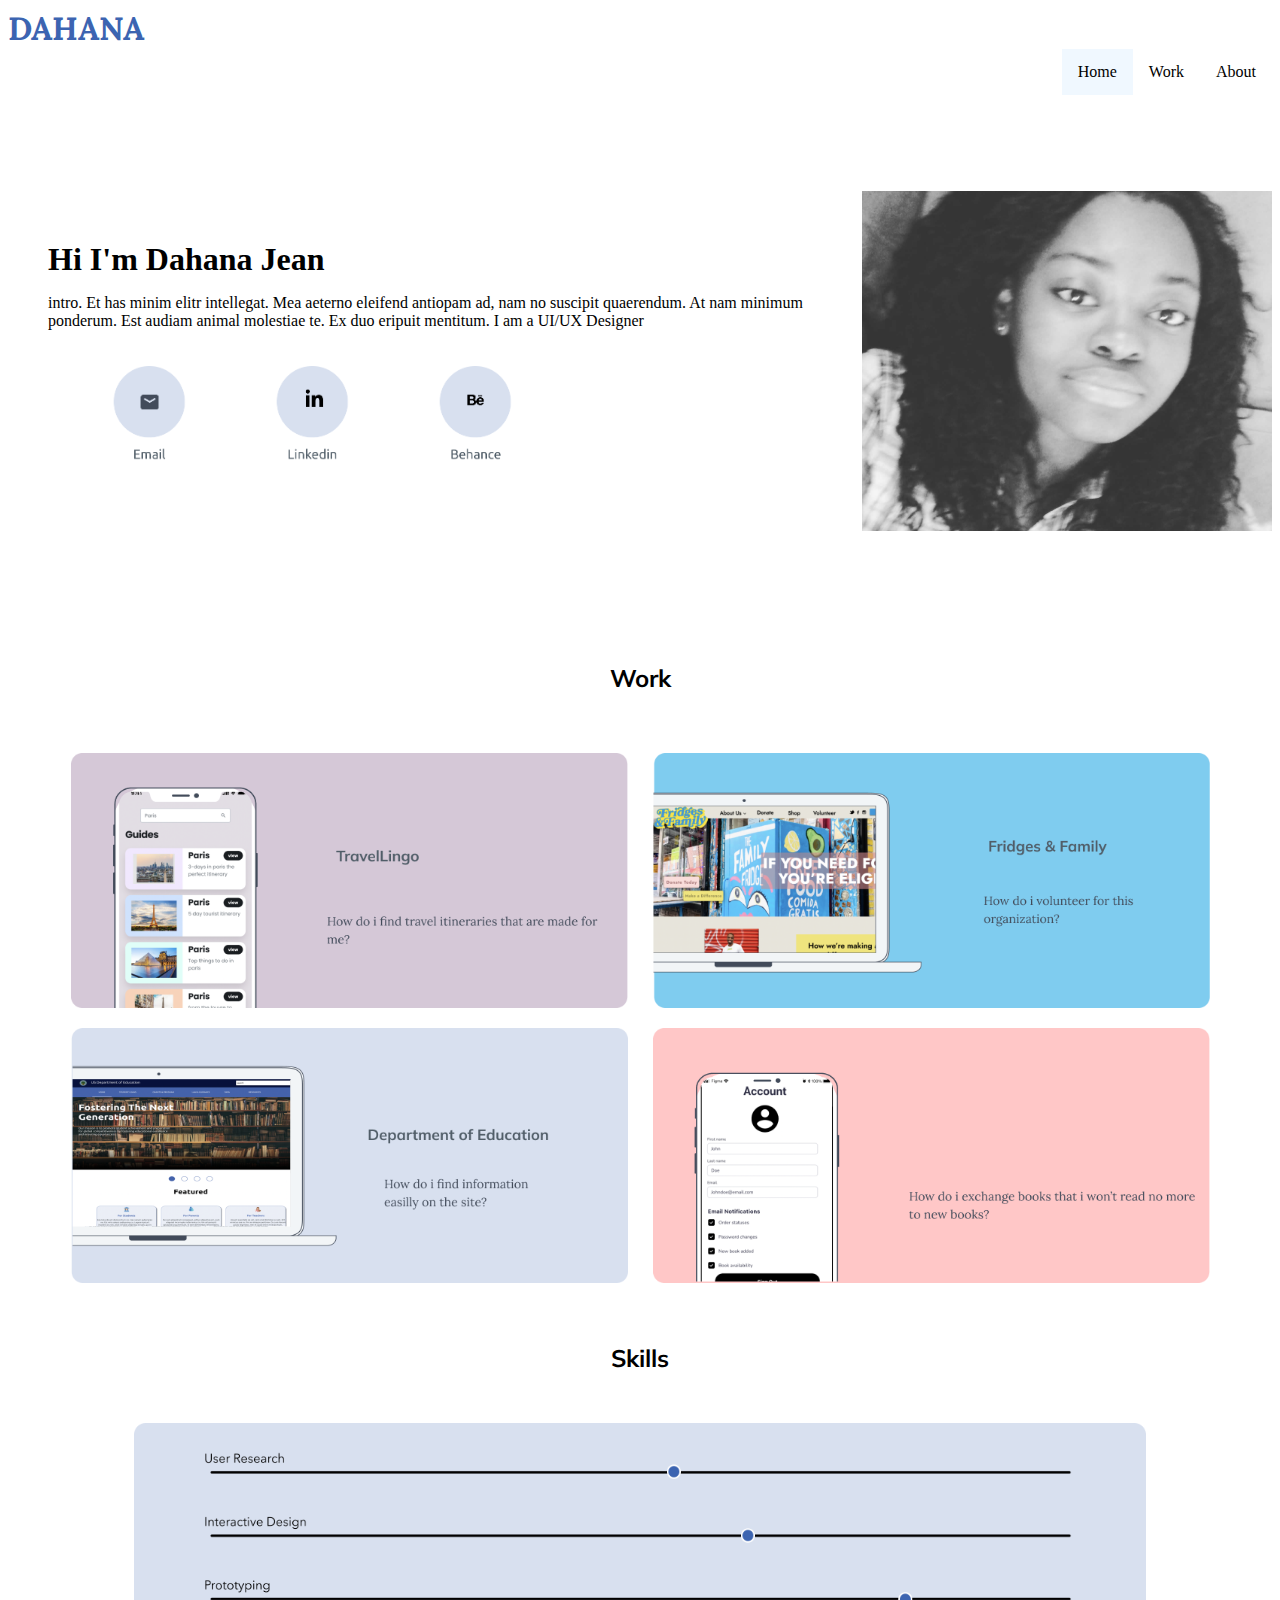
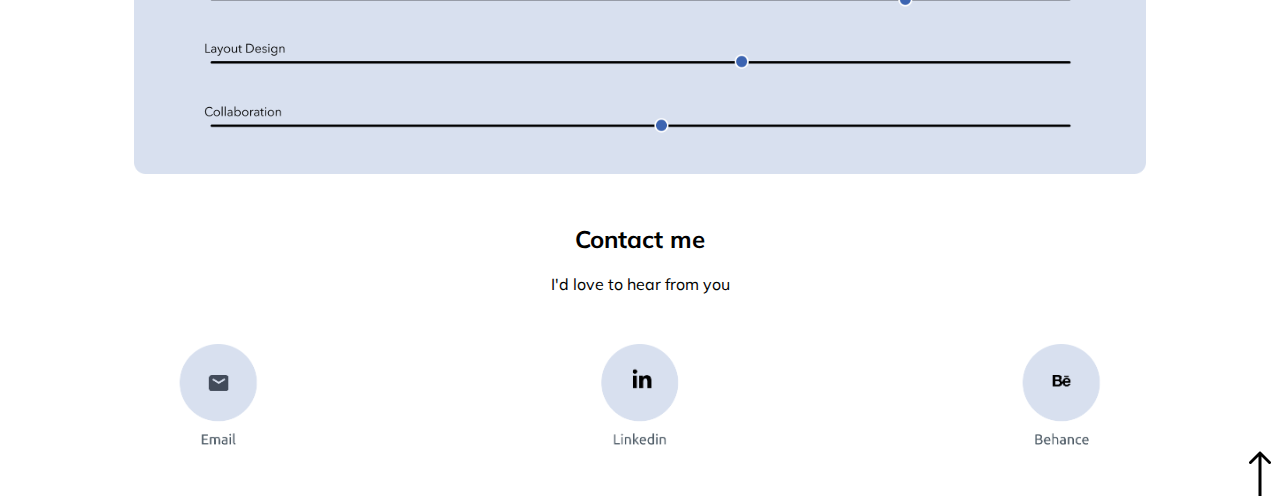
<file: index.html>
<!DOCTYPE html>
<html lang="en">
<head>
    <meta charset="UTF-8">
    <meta http-equiv="X-UA-Compatible" content="IE=edge">
    <meta name="viewport" content="width=device-width, initial-scale=1.0">
    <link rel="preconnect" href="https://fonts.googleapis.com">
    <link rel="preconnect" href="https://fonts.gstatic.com" crossorigin>
    <link href="https://fonts.googleapis.com/css2?family=Lora:wght@400;700&family=Mulish:wght@400;700&display=swap" rel="stylesheet">
    <link href="css/style.css" rel="stylesheet" type="text/css">
    <title>Dahana</title>
</head>
<body>
    <!--Nav Html-->
    <nav id="navBar">
        <div class="sitename"> 
            <h1>DAHANA</h1>
        </div>
  <ul>
  <li><a href="#">About</a></li>
  <li class="dropdown">
    <a href="javascript:void(0)" class="dropbtn">Work</a>
    <div class="dropdown-content">
      <a href="#">TravelLingo</a>
      <a href="../UX_UI_HW_21/workpage/">Fridges & Family</a>
      <a href="../UX_UI_HW_21/workpage2/">Department of Education</a>
      <a href="#">Bookflip</a>
    </div>
  </li>
  <li><a class="active" href="#">Home</a></li>
</ul>

</nav>
&nbsp;
  <!--Introduction-->
  <section>
  <div class="container">
    <div class="heading">
    <h1>Hi I'm Dahana Jean</h1>
      <p>intro. Et has minim elitr intellegat. Mea aeterno eleifend antiopam ad, nam no suscipit quaerendum. At nam minimum ponderum. Est audiam animal molestiae te. Ex duo eripuit mentitum. I am a UI/UX Designer </p>
    <div class="icons">
       <img src="images/Emailicon.png">
       <img src="images/Linkedinicon.png">
       <img src="images/behanceicon.png">
    </div>
    </div>
    <div class="image">
      <img src="images/myself.png">
    </div>
  </div>
</section>
    <!-- Work -->
    <div class="subHeading">
        <h2>Work</h2>
    </div>
    <section id="workGrid">
        <div id="travellingo" class="workGridArea"></div>
        <a href="../UX_UI_HW_21/workpage/">
          <div id="fridgesfamily" class="workGridArea"></div>
        </a>
        <a href="../UX_UI_HW_21/workpage2/">
          <div id="departmentofeducation" class="workGridArea"></div>
        </a>

        <div id="bookflip" class="workGridArea"></div>
    </section>
     <!-- Skill-->
    <section>
    <div class="subHeading">
        <h2>Skills</h2>
    </div>
    <img id="skills" src="images/skills.png" alt="My skills">
  </section>
   
    <!-- Footer HTML -->
    <div class="subHeading">
        <H2>Contact me</H2>
        <p>I'd love to hear from you</p>
    </div>
    <div class="footer">
        <img id="footericon" src="images/Emailicon.png">
        <img id="footericon" src="images/Linkedinicon.png">
        <img id="footericon" src="images/behanceicon.png">
    </div>
    <div>
      <img id="scrollup" src="images/arrowup.png">
    </div>
</body>
<script src="https://ajax.googleapis.com/ajax/libs/jquery/3.4.1/jquery.min.js"></script>
<script src="js/index.js"></script>
<script>
</script>
</html>
</file>
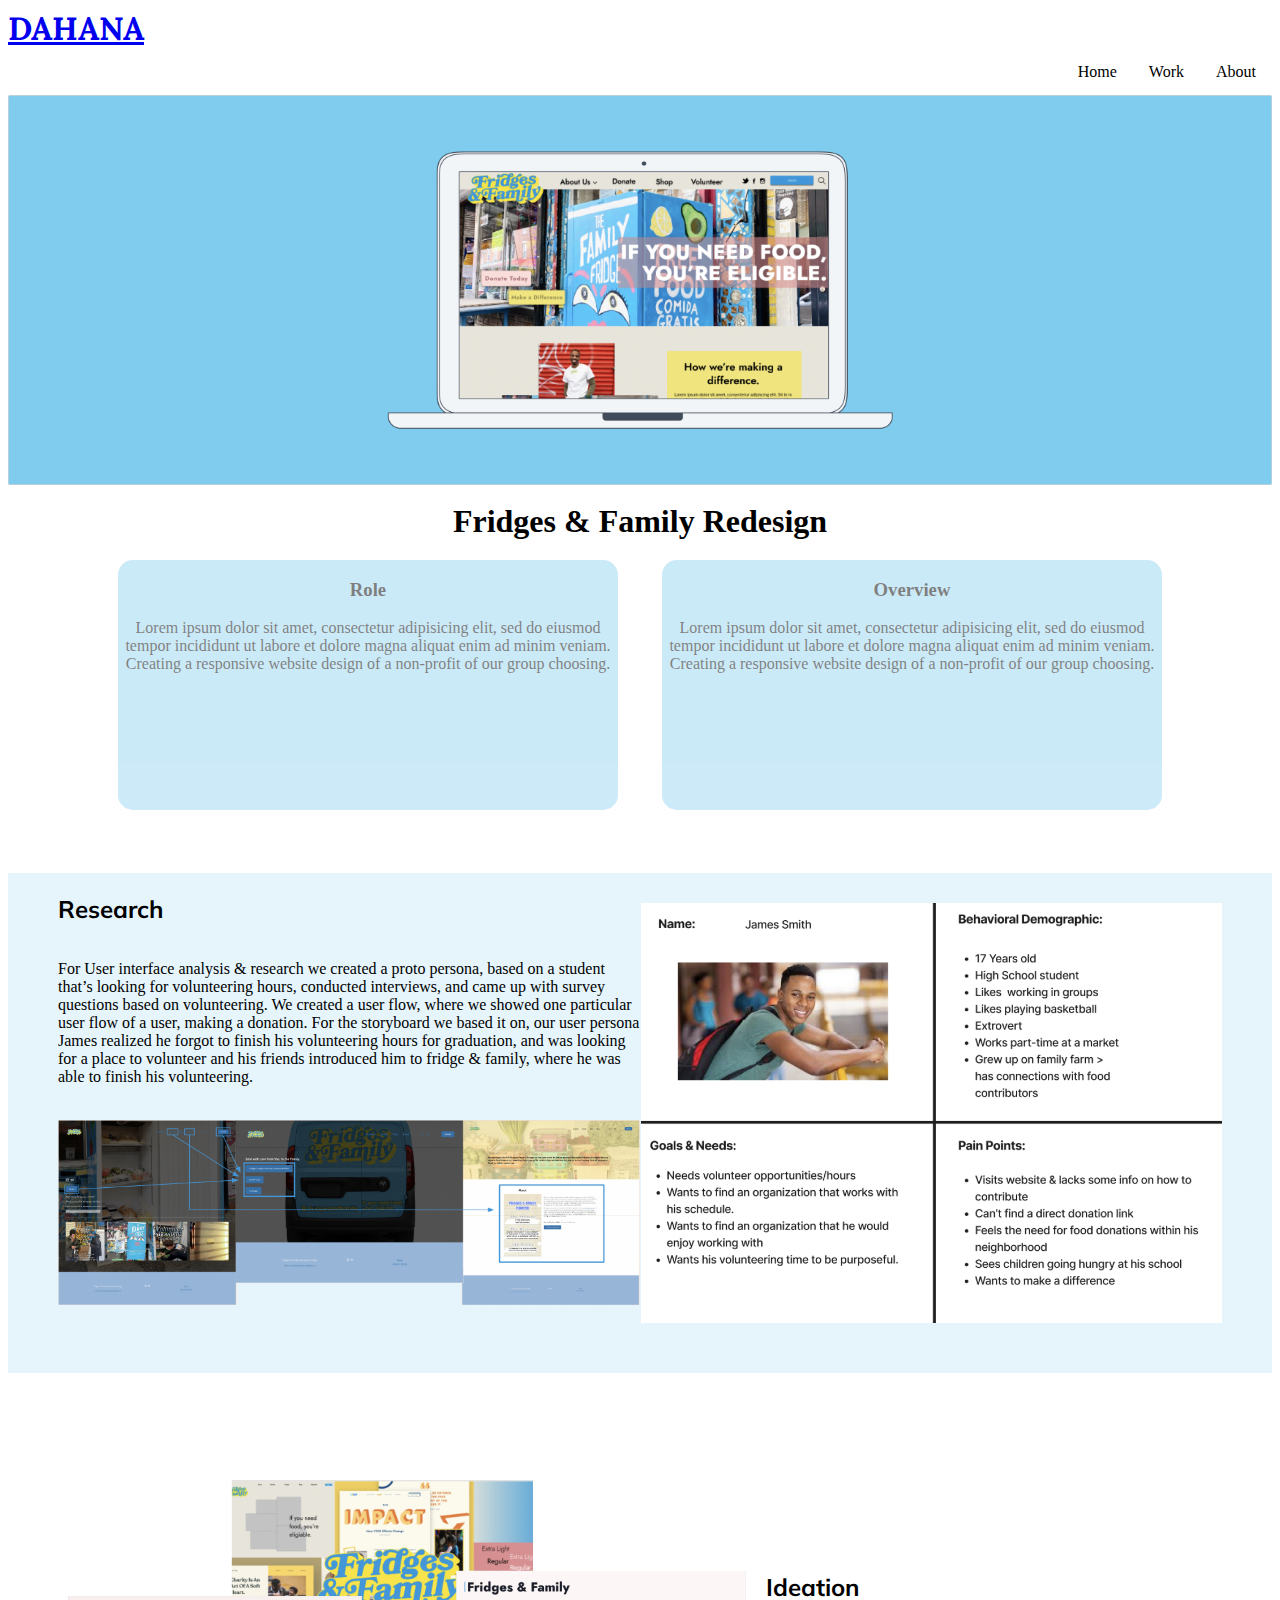
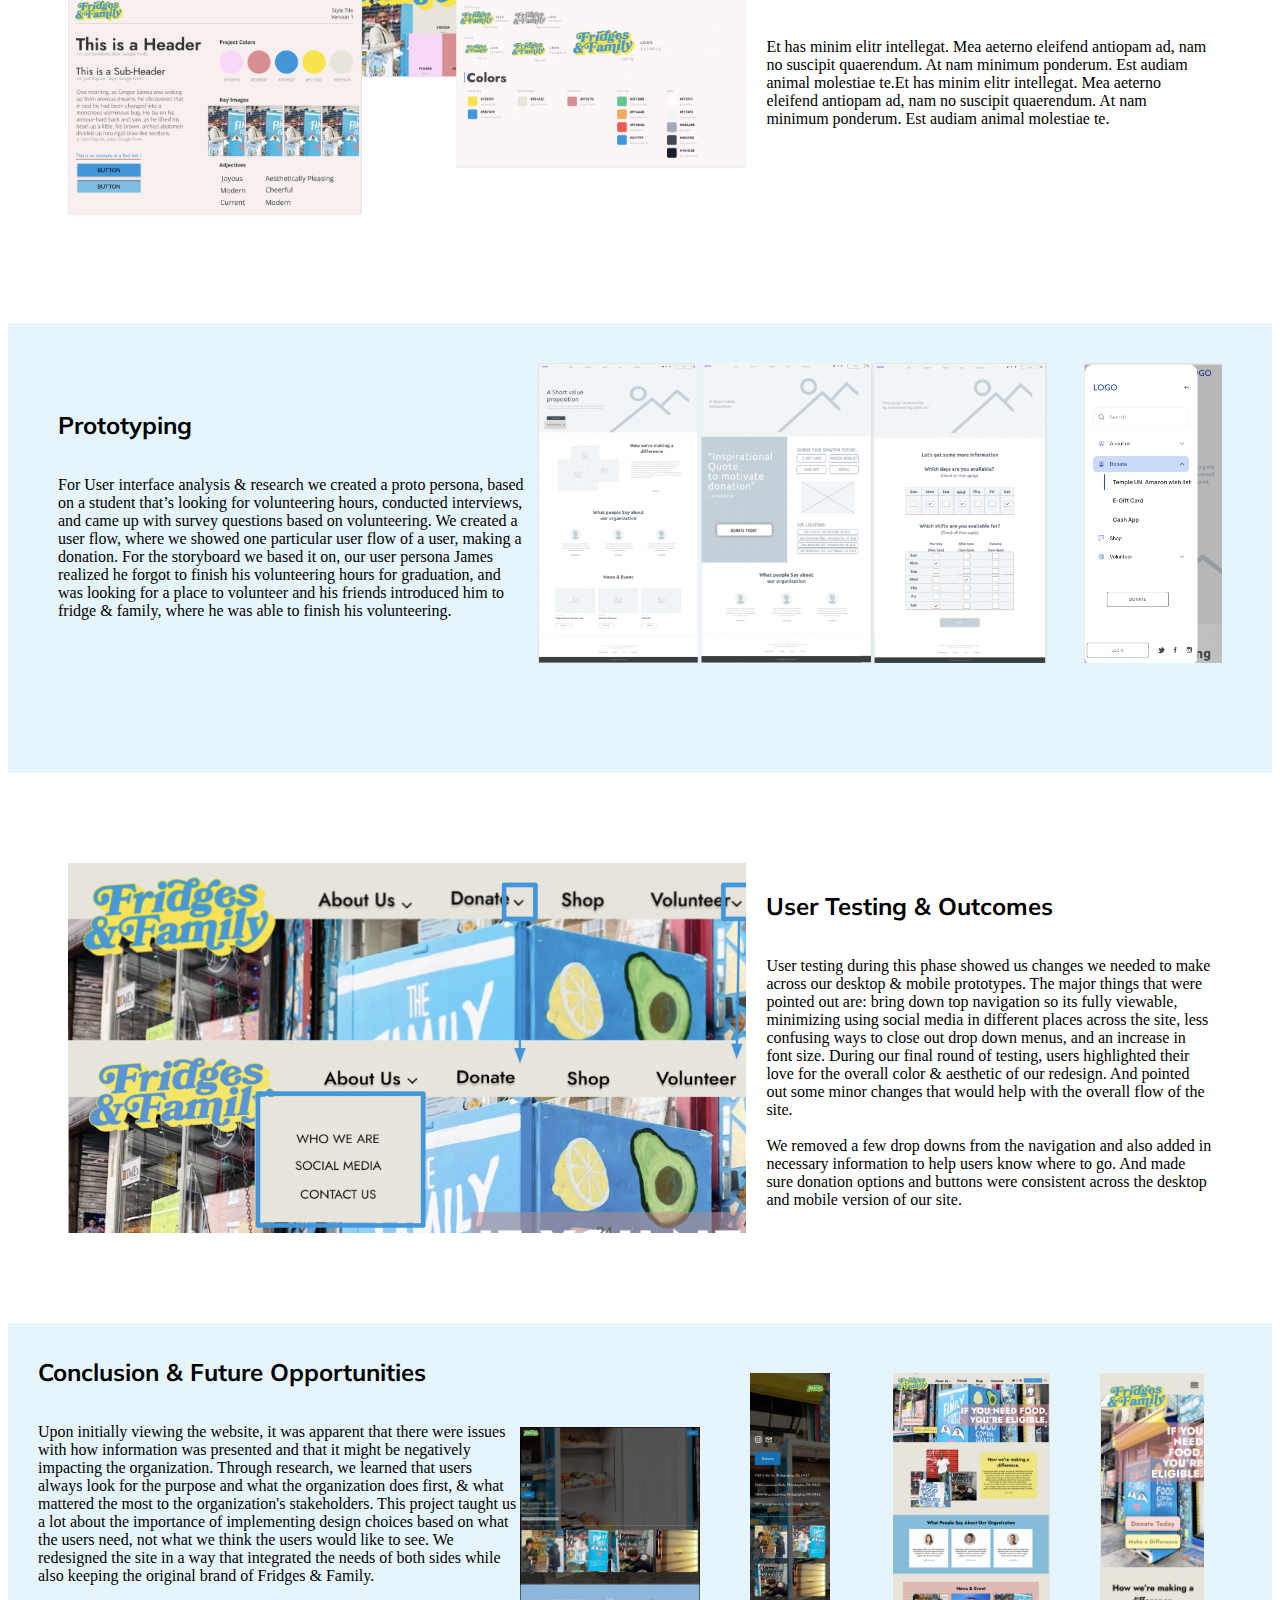
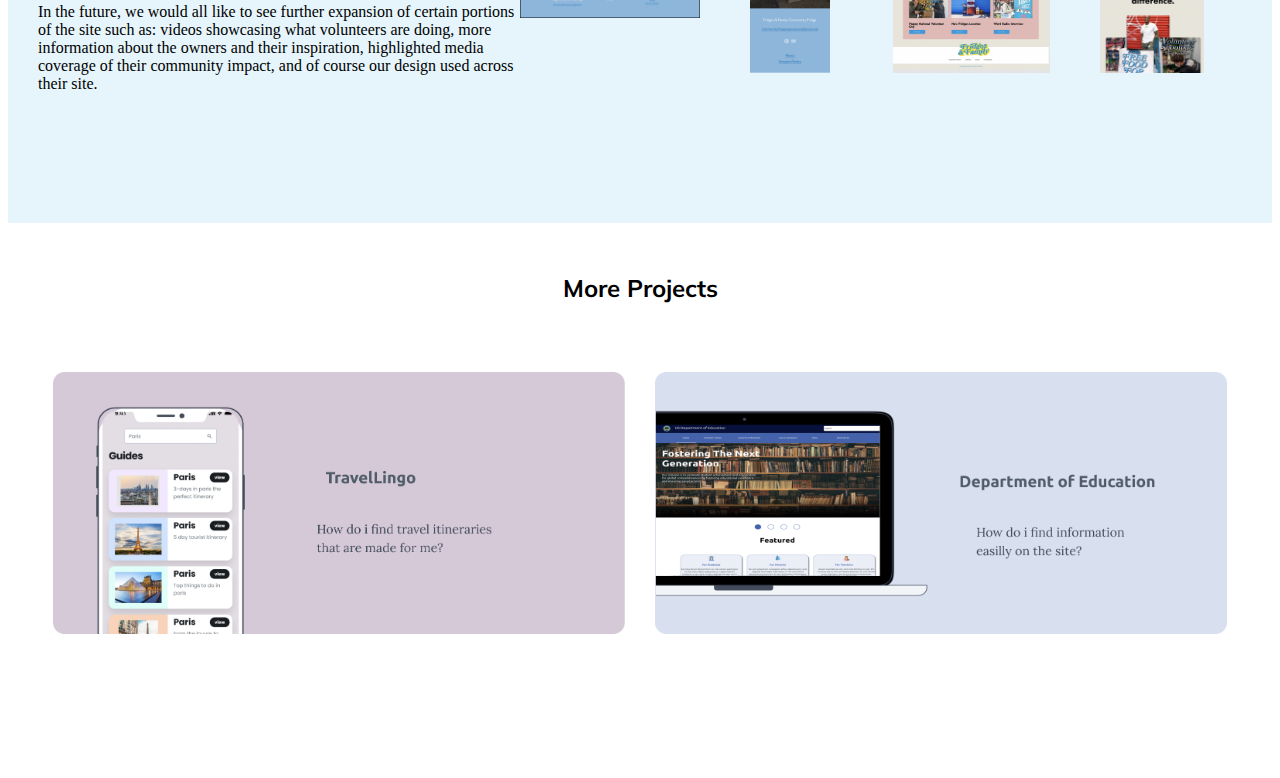
<file: workpage/index.html>
<!DOCTYPE html>
<html lang="en">
<head>
    <meta charset="UTF-8">
    <meta http-equiv="X-UA-Compatible" content="IE=edge">
    <meta name="viewport" content="width=device-width, initial-scale=1.0">
    <title>Dahana</title>
    <meta charset="UTF-8">
    <meta http-equiv="X-UA-Compatible" content="IE=edge">
    <meta name="viewport" content="width=device-width, initial-scale=1.0">
    <link rel="preconnect" href="https://fonts.googleapis.com">
    <link rel="preconnect" href="https://fonts.gstatic.com" crossorigin>
    <link href="https://fonts.googleapis.com/css2?family=Lora:wght@400;700&family=Mulish:wght@400;700&display=swap" rel="stylesheet">
    <link href="css/style.css" rel="stylesheet" type="text/css">
    <title>Dahana</title>
</head>
<body>

    <!--Nav Html-->
    <nav id="navBar">
        <div class="sitename">
            <a href="..//index.html">
                <h1>DAHANA</h1>
            </a>
        </div>
  <ul>
  <li><a href="#">About</a></li>
  <li class="dropdown">
    <a href="javascript:void(0)" class="dropbtn" class="active">Work</a>
    <div class="dropdown-content">
      <a href="#">TravelLingo</a>
      <a href="#">Fridges & Family</a>
      <a href="#">Department of Education</a>
      <a href="#">Bookflip</a>
    </div>
  </li>
  <li><a href="../index.html">Home</a></li>
</ul>

</nav>
<!--header-->
<section id="headerimage">
    <img id="headercont" src="images/header 1.png" alt="My skills">
</section>
<br>
<!--role and overview-->
<section id="viewrole">
    <div class="heading1">
        <h1>Fridges & Family Redesign</h1>
    </div>
    <div class="role">
        <h3>Role</h3>
        <p>Lorem ipsum dolor sit amet, consectetur adipisicing elit, sed do eiusmod tempor incididunt ut labore et dolore magna aliquat enim ad minim veniam. Creating a responsive website design of a non-profit of our group choosing.</p> 
    </div>
    <div class="role">
        <h3>Overview</h3>
        <p>Lorem ipsum dolor sit amet, consectetur adipisicing elit, sed do eiusmod tempor incididunt ut labore et dolore magna aliquat enim ad minim veniam. Creating a responsive website design of a non-profit of our group choosing.</p>
    </div>
</section>
<br>
<!--research-->
<section id="background1">
    <section id="researchGrid">
        <div id="text1" class="researchGridArea">
            <div class="SubHeading">
                <h2>Research</h2>
            </div>
            <p>For User interface analysis & research we created a proto persona, based on a student that’s looking for volunteering hours,  conducted interviews, and came up with survey questions based on  volunteering. We created a user flow, where we showed one particular user flow of a user, making a donation. For the storyboard we based it on, our user persona James realized he forgot to finish his volunteering hours for graduation, and was looking for a place to volunteer and his friends introduced him to fridge & family, where he was able to finish his volunteering.</p>
        </div>
        <div id="research1" class="researchGridArea"></div>
        <div id="research2" class="researchGridArea"></div>
    </section>
</section>

<!--ideation-->
<section id="ideationGrid">
    <div id="text2" class="ideationGridArea">
        <div class="SubHeading">
            <h2>Ideation</h2>
        </div>
        <p>Et has minim elitr intellegat. Mea aeterno eleifend antiopam ad, nam no suscipit quaerendum. At nam minimum ponderum. Est audiam animal molestiae te.Et has minim elitr intellegat. Mea aeterno eleifend antiopam ad, nam no suscipit quaerendum. At nam minimum ponderum. Est audiam animal molestiae te.</p>
    </div>
    <div id="ideation1" class="ideationGridArea"></div>
</section>

<!--prototyping-->
<section id="background1">
    <section id="prototypeGrid">
        <div id="text3" class="prototypeGridArea">
            <div class="SubHeading">
                <h2>Prototyping</h2>
            </div>
            <p>For User interface analysis & research we created a proto persona, based on a student that’s looking for volunteering hours,  conducted interviews, and came up with survey questions based on  volunteering. We created a user flow, where we showed one particular user flow of a user, making a donation. For the storyboard we based it on, our user persona James realized he forgot to finish his volunteering hours for graduation, and was looking for a place to volunteer and his friends introduced him to fridge & family, where he was able to finish his volunteering.</p>
        </div>
        <div id="prototype1" class="prototypeGridArea"></div>
        <div id="prototype2" class="prototypeGridArea"></div>
        <div id="prototype3" class="prototypeGridArea"></div>
        <div id="prototype4" class="prototypeGridArea"></div>
    </section>
</section>

<!--user testing and outcomes-->
<section id="testingGrid">
    <div id="text4" class="testingGridArea">
        <div class="SubHeading">
            <h2>User Testing & Outcomes</h2>
        </div>
        <p>User testing during this phase showed us changes we needed to make across our desktop & mobile prototypes. The major things that were pointed out are: bring down top navigation so its fully viewable, minimizing using social media in different places across the site, less confusing ways to close out drop down menus, and an increase in font size. During our final round of testing, users highlighted their love for the overall color & aesthetic of our redesign. And pointed out some minor changes that would help with the overall flow of the site. <br> <br> We removed a few drop downs from the navigation and also added in necessary information to help users know where to go. And made sure donation options and buttons were consistent across the desktop and mobile version of our site.</p>
    </div>
    <div id="testing1" class="testingGridArea"></div>
</section>

<!--conclusion and future opportunities-->
<section id="background1">
    <section id="conclusionGrid">
        <div id="text5" class="conclusionGridArea">
            <div class="SubHeading">
                <h2>Conclusion & Future Opportunities</h2>
            </div>
            <p>Upon initially viewing the website, it was apparent that there were issues with how information was presented and that it might be negatively impacting the organization. Through research, we learned that users always look for the purpose and what the organization does first, & what mattered the most to the organization's stakeholders. This project taught us a lot about the importance of implementing design choices based on what the users need, not what we think the users would like to see. We redesigned the site in a way that integrated the needs of both sides while also keeping the original brand of Fridges & Family. <br> <br> In the future, we would all like to see further expansion of certain portions of the site such as: videos showcasing what volunteers are doing, more information about the owners and their inspiration, highlighted media coverage of their community impact, and of course our design used across their site.</p>
        </div>
        <div id="conclusion1" class="conclusionGridArea"></div>
        <div id="conclusion2" class="conclusionGridArea"></div>
        <div id="conclusion3" class="conclusionGridArea"></div>
        <div id="conclusion4" class="conclusionGridArea"></div>
    </section>
</section>

<!--more project-->
<div class="SubHeading1">
    <h2>More Projects</h2>
</div>
<section id="projectGrid">
    <div id="project1" class="projectGridArea"></div>
    <div id="project2" class="projectGridArea"></div>
</section>
    
</body>
</html>
</file>
<file: css/style.css>
/*navigation*/
body {
    background-color:white;
  }
  h1 {
    margin: 0;
    padding: 0;
    background-color: white;
  }
  ul {
    list-style-type: none;
    margin: 0;
    padding: 0;
    overflow: hidden;
    background-color: white;
  }
  
  li {
    float: right;
  }
  
  li a, .dropbtn {
    display: inline-block;
    color: black;
    text-align: center;
    padding: 14px 16px;
    text-decoration: none;
  }
  
  li a:hover, .dropdown:hover .dropbtn {
    background-color: aliceblue;
  }
  
  .active {
    background-color: aliceblue;
  }
  
  li.dropdown {
    display: inline-block;
  }
  
  .dropdown-content {
    display: none;
    position: absolute;
    background-color: #f9f9f9;
    min-width: 160px;
    box-shadow: 0px 8px 16px 0px rgba(0,0,0,0.2);
    z-index: 1;
  }
  
  .dropdown-content a {
    color: black;
    padding: 12px 16px;
    text-decoration: none;
    display: block;
    text-align: left;
  }
  
  .dropdown-content a:hover {background-color: #f1f1f1;}
  
  .dropdown:hover .dropdown-content {
    display: block;
  }


/* introduction CSS*/
.container {
    display: flex;
    align-items: center;
    justify-content: center;
    height: auto;
    min-height: 500px;
    padding-left: 40px;
  }
  img {
    max-width: 100%
  }
  .image {
    flex-basis: 100%
  }
  .text {
    font-size: 20px;
    padding-left: 20px;
  }
  .icons {
     display: flex;
     justify-content: space-between;
     align-items: center;
     width: 20%;
     padding: 20px
  }

/* Work Grid CSS*/

  #workGrid {
    margin: 25px 50px;
    display: grid;
    height: auto;
    min-height: 550px;
    grid-template-rows: 50% 50%;
    grid-template-columns: 50% 50%;
    grid-template-areas: 
    "travellingo fridgesfamily"
    "departmentofeducation bookflip"
    }
  #travellingo {
    grid-area: travellingo;
    background-image: url(../images/travellingo.png);
  }
  #fridgesfamily {
    grid-area: fridgesfamily;
    background-image: url(../images/fridgesandfamily.png);
    height: 255px;
  }
  #fridgesfamily:hover {
    opacity: 0.3;
  }
  #departmentofeducation {
    grid-area: departmentofeducation;
    background-image: url(../images/depofedu.png);
    height: 255px;
  }
  #departmentofeducation:hover {
    opacity: 0.3;
  }
  #bookflip {
    grid-area: bookflip;
    background-image: url(../images/bookflip.png);
  }
  .workGridArea {
    background-position: center;
    background-size: contain;
    background-repeat: no-repeat;
    margin: 10px;
    display: grid;
    align-content: center;
  }

  /* Skill image CSS*/
   #skills {
    display: block;
    margin-left: auto;
    margin-right: auto;
    width: 80%;
   } 



 /* Footer Styles */
  .footer {
    display: flex;
    justify-content: space-between;
    align-items: center;
    background: white;
  }
  #footericon {
    margin-left: auto;
    margin-right: auto;
    width: 14%;
  } 
  #scrollup{
    margin-left: auto;
    display: block;
    position: relative;
  }
 /* Typography */ 
  .subHeading {
    text-align: center;
    width: 300px;
    margin: 50px auto;
    font-family: 'Mulish', sans-serif;
  } 
  .sitename {
    font-family: 'Lora', serif;
    font-weight: 700;
    color: #3C64B1;
  }
  .p {
    font-family: 'Lora', serif;
  }

  /* responsiveness */ 

  @media only screen and (max-width: 600px) {
    #workGrid {
      grid-template-rows: 300px 300px 300px 300px;
      grid-template-columns: 1fr;
      grid-template-areas:
        "travellingo"
        "fridgesfamily"
        "departmentofeducation"
        "bookflip"
    }
  }

  @media only screen and (max-width: 600px) {
    .container{
      display: flex;
      flex-wrap: wrap;
    }
  }
</file>
<file: workpage/css/style.css>
/*navigation*/
body {
    background-color:white;
  }
  h1 {
    margin: 0;
    padding: 0;
    background-color: white;
  }
  ul {
    list-style-type: none;
    margin: 0;
    padding: 0;
    overflow: hidden;
    background-color: white;
  }
  
  li {
    float: right;
  }
  
  li a, .dropbtn {
    display: inline-block;
    color: black;
    text-align: center;
    padding: 14px 16px;
    text-decoration: none;
  }
  
  li a:hover, .dropdown:hover .dropbtn {
    background-color: aliceblue;
  }
  
  .active {
    background-color: aliceblue;
  }
  
  li.dropdown {
    display: inline-block;
  }
  
  .dropdown-content {
    display: none;
    position: absolute;
    background-color: #f9f9f9;
    min-width: 160px;
    box-shadow: 0px 8px 16px 0px rgba(0,0,0,0.2);
    z-index: 1;
  }
  
  .dropdown-content a {
    color: black;
    padding: 12px 16px;
    text-decoration: none;
    display: block;
    text-align: left;
  }
  
  .dropdown-content a:hover {background-color: #f1f1f1;}
  
  .dropdown:hover .dropdown-content {
    display: block;
  }
  #navBar {
    text-decoration: none;
  }

  /*header*/
  #headercont {
    display: block;
    margin-left: auto;
    margin-right: auto;
    width: 100%;
   } 

    /*role and overview*/
    #viewrole{
      text-align: center;
    }

    .role {
      background-color: #99d6f2;
      opacity: 0.5;
      width: 500px;
      height: 250px;
      border-radius: 15px;
      margin: 20px;
      display: inline-block;
      text-align: center;
    }

  
/* research*/

#researchGrid {
  margin: 25px 50px;
  display: grid;
  height: auto;
  min-height: 500px;
  grid-template-rows: 40% 50%;
  grid-template-columns: 50% 50%;
  grid-template-areas: 
  "text1 research1"
  "research2 research1"
  }
#text1 {
  grid-area: text1;
}
#research1 {
  grid-area: research1;
  background-image: url(../images/research\ 1.png);
}
#research2 {
  grid-area: research2;
  background-image: url(../images/reasearch\ 2.png);
}
.researchGridArea {
  background-position: center;
  background-size: contain;
  background-repeat: no-repeat;
  margin-top: 30px;
  display: grid;
  align-content: center;
}
  /* Ideation */
  #ideationGrid {
    margin: 25px 50px;
    display: grid;
    height: auto;
    min-height: 500px;
    grid-template-rows: 60% 40%;
    grid-template-columns: 60% 40%;
    grid-template-areas: 
    "ideation1 text2"
    "ideation1 text2"
    }
  #text2 {
    grid-area: text2;
  }
  #ideation1 {
    grid-area: ideation1;
    background-image: url(../images/ideation.png);
  }
  
  .ideationGridArea {
    background-position: center;
    background-size: contain;
    background-repeat: no-repeat;
    margin: 10px;
    display: grid;
    align-content: center;
  }

  /* prototyping */
  #prototypeGrid {
    margin: 25px 50px;
    display: grid;
    height: auto;
    min-height: 450px;
    grid-template-rows: 40% 15% 15% 15% 15%;
    grid-template-columns: 40% 15% 15% 15% 15%;
    grid-template-areas: 
    "text3 prototype1 prototype2 prototype3 prototype4"
    "text3 prototype1 prototype2 prototype3 prototype4"
    }
  #text3 {
    grid-area: text3;
    height: 300px;
  }
  #prototype1 {
    grid-area: prototype1;
    background-image: url(../images/prototype1.png);
    height: 300px;
  }
  #prototype2 {
    grid-area: prototype2;
    background-image: url(../images/prototype2.png);
    height: 300px;
  }
  #prototype3 {
    grid-area: prototype3;
    background-image: url(../images/prototype3.png);
    height: 300px;
  }
  #prototype4 {
    grid-area: prototype4;
    background-image: url(../images/prototype4.png);
    height: 300px;
  }
 
  .prototypeGridArea {
    background-position: right;
    background-size: contain;
    background-repeat: no-repeat;
    margin-top: 40px;
    display: grid;
    align-content: center;
  }

  /* user testing and outcomes*/
  #testingGrid {
    margin: 25px 50px;
    display: grid;
    height: auto;
    min-height: 500px;
    grid-template-rows: 60% 40%;
    grid-template-columns: 60% 40%;
    grid-template-areas: 
    "testing1 text4"
    "testing1 text4"
    }
  #text4 {
    grid-area: text4;
  }
  #testing1 {
    grid-area: testing1;
    background-image: url(../images/testing.png);
  }
  
  .testingGridArea {
    background-position: center;
    background-size: contain;
    background-repeat: no-repeat;
    margin: 10px;
    display: grid;
    align-content: center;
  }

  /* conclusion and future opportunities*/

  #conclusionGrid {
    margin: 25px 30px;
    display: grid;
    height: auto;
    min-height: 500px;
    grid-template-rows: 40% 15% 15% 15% 15%;
    grid-template-columns: 40% 15% 15% 15% 15%;
    grid-template-areas: 
    "text5 conclusion1 conclusion2 conclusion3 conclusion4"
    "text5 conclusion1 conclusion2 conclusion3 conclusion4"
    }
  #text5 {
    grid-area: text5;
    height: 300px;
  }
  #conclusion1 {
    grid-area: conclusion1;
    background-image: url(../images/conclusion\ 1.png);
    height: 300px;
  }
  #conclusion2 {
    grid-area: conclusion2;
    background-image: url(../images/conclusion\ 2.png);
    height: 300px;
  }
  #conclusion3 {
    grid-area: conclusion3;
    background-image: url(../images/conclusion\ 3.png);
    height: 300px;
  }
  #conclusion4 {
    grid-area: conclusion4;
    background-image: url(../images/conclusion\ 4.png);
    height: 300px;
  }

  .conclusionGridArea {
    background-position: center;
    background-size: contain;
    background-repeat: no-repeat;
    margin-top: 50px;
    display: grid;
    align-content: center;
  }

   /* more project*/
   #projectGrid {
    margin: 25px 30px;
    display: grid;
    height: auto;
    min-height: 400px;
    grid-template-rows: 50% 50%;
    grid-template-areas: 
    "project1 project2"
    }

  #project1 {
    grid-area: project1;
    background-image: url(../images/more\ projec\ 1.png);
    height: 270px;
  }
  #project2 {
    grid-area: project2;
    background-image: url(../images/more\ project\ 2.png);
    height: 270px;
  }
  .projectGridArea {
    background-position: center;
    background-size: contain;
    background-repeat: no-repeat;
    margin: 15px;
    display: grid;
    align-content: center;
  }

    /* Typography and aesthetic */ 
  .SubHeading {
    text-align: left;
    font-family: 'Mulish', sans-serif;
  } 
  .sitename {
    font-family: 'Lora', serif;
    font-weight: 700;
    color: #3C64B1;
    text-decoration: none;
  }
  .p {
    font-family: 'Lora', serif;
  }
  .SubHeading1 {
    text-align: center;
    width: 300px;
    margin: 50px auto;
    font-family: 'Mulish', sans-serif;
  } 
  #background1 {
    background-color: #e6f5fc;
  }
</file>
